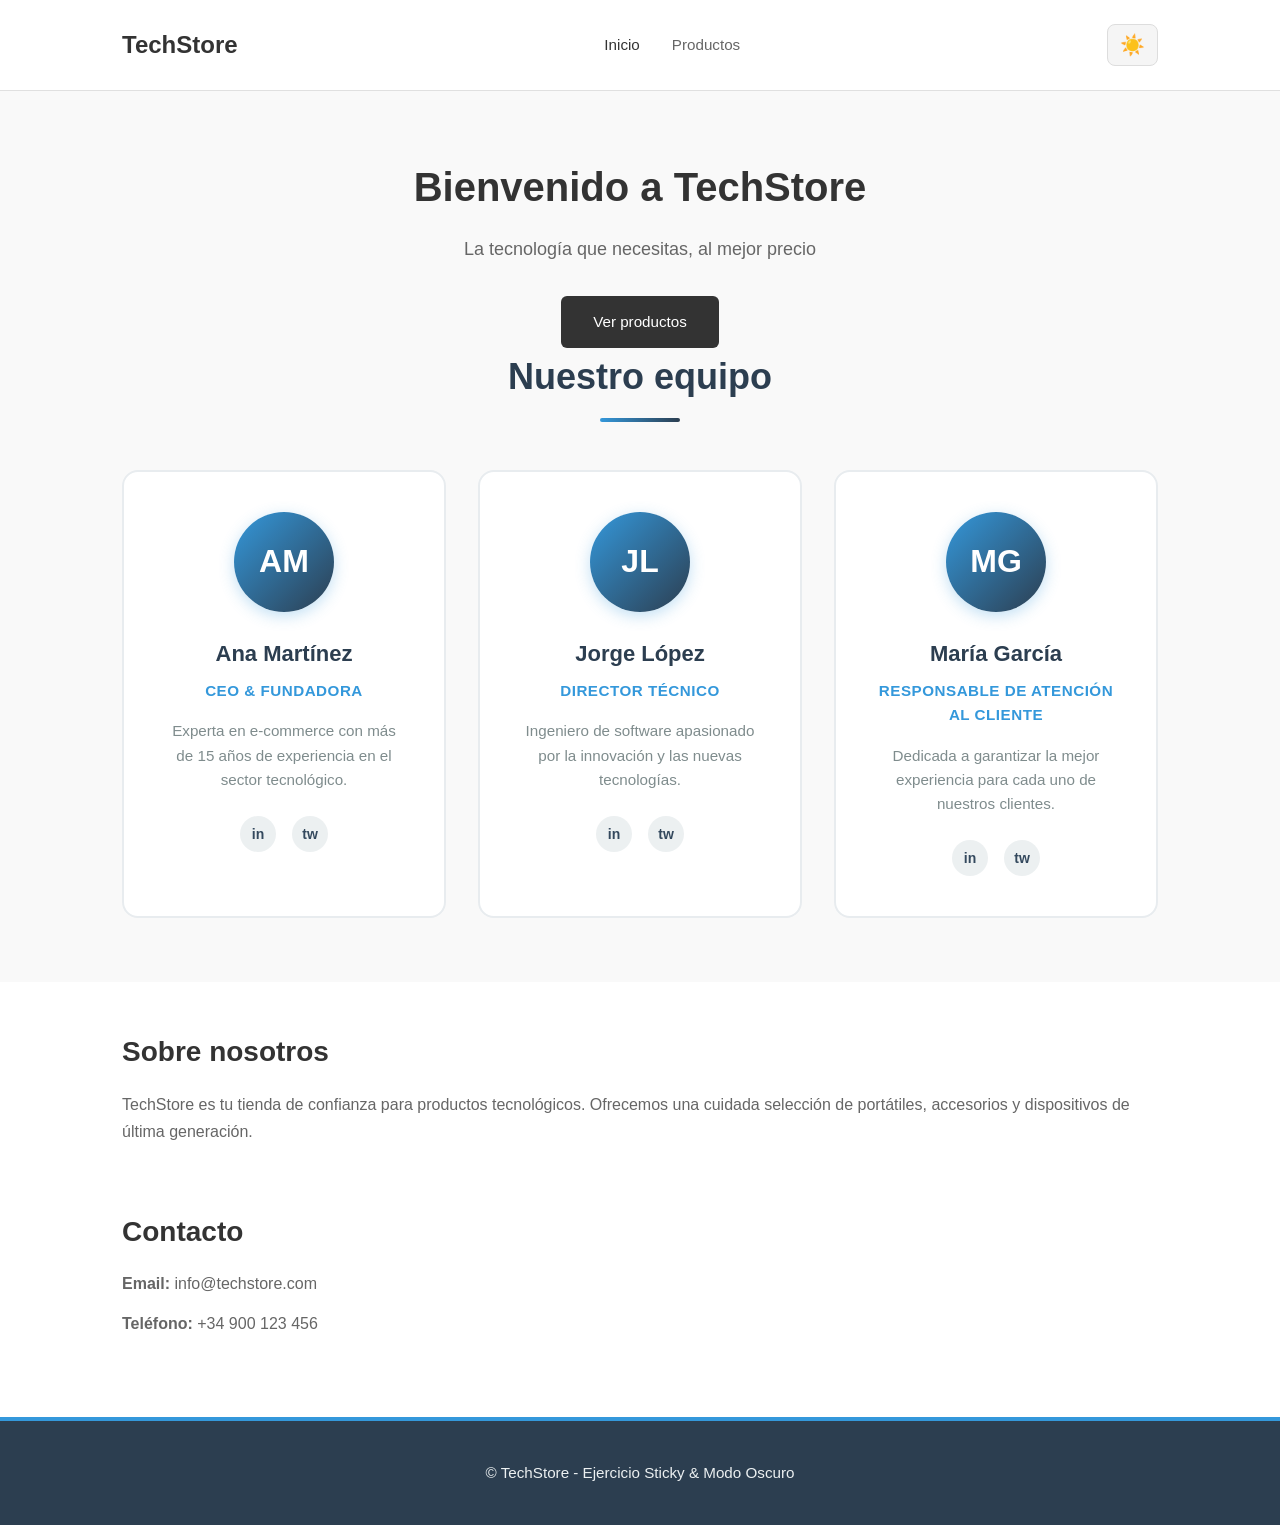
<file: index.html>
<!doctype html>
<html lang="es">
  <head>
    <meta charset="UTF-8" />
    <meta name="viewport" content="width=device-width, initial-scale=1.0" />
    <title>TechStore - Inicio</title>
    <link rel="stylesheet" href="./css/reset.css" />
    <link rel="stylesheet" href="./css/styles.css" />
  </head>
  <body>
    <!-- HEADER -->
    <header class="header-principal">
      <div class="container">
        <div class="header-content">
          <h1>TechStore</h1>
          <nav>
            <a href="./index.html" class="active">Inicio</a>
            <a href="./productos.html">Productos</a>
          </nav>
          <button id="btnModoOscuro" class="btn-modo">
            <span class="icono-sol">☀️</span>
            <span class="icono-luna">🌙</span>
          </button>
        </div>
      </div>
    </header>
    <main>
      <!-- HERO SECTION -->
      <section class="hero">
        <div class="container">
          <div class="hero-content">
            <h2>Bienvenido a TechStore</h2>
            <p>La tecnología que necesitas, al mejor precio</p>
            <a href="./productos.html" class="btn-hero">Ver productos</a>
          </div>
          <div class="section-header">
            <h3>Nuestro equipo</h3>
            <div class="section-line"></div>
          </div>
          <div class="equipo-flex">
            <div class="equipo-card">
              <div class="equipo-avatar">AM</div>
              <h4>Ana Martínez</h4>
              <p class="rol">CEO & Fundadora</p>
              <p>
                Experta en e-commerce con más de 15 años de experiencia en el
                sector tecnológico.
              </p>
              <div class="equipo-social">
                <span>in</span>
                <span>tw</span>
              </div>
            </div>
            <div class="equipo-card">
              <div class="equipo-avatar">JL</div>
              <h4>Jorge López</h4>
              <p class="rol">Director Técnico</p>
              <p>
                Ingeniero de software apasionado por la innovación y las nuevas
                tecnologías.
              </p>
              <div class="equipo-social">
                <span>in</span>
                <span>tw</span>
              </div>
            </div>
            <div class="equipo-card">
              <div class="equipo-avatar">MG</div>
              <h4>María García</h4>
              <p class="rol">Responsable de Atención al Cliente</p>
              <p>
                Dedicada a garantizar la mejor experiencia para cada uno de
                nuestros clientes.
              </p>
              <div class="equipo-social">
                <span>in</span>
                <span>tw</span>
              </div>
            </div>
          </div>
        </div>
      </section>

      <section class="info-section">
        <div class="container">
          <h3>Sobre nosotros</h3>
          <p>
            TechStore es tu tienda de confianza para productos tecnológicos.
            Ofrecemos una cuidada selección de portátiles, accesorios y
            dispositivos de última generación.
          </p>
        </div>
      </section>

      <section class="contacto-section">
        <div class="container">
          <h3>Contacto</h3>
          <p><strong>Email:</strong> info@techstore.com</p>
          <p><strong>Teléfono:</strong> +34 900 123 456</p>
        </div>
      </section>
    </main>

    <footer>
      <div class="container">
        <p>&copy; TechStore - Ejercicio Sticky & Modo Oscuro</p>
      </div>
    </footer>

    <script src="./js/script.js"></script>
  </body>
</html>
</file>
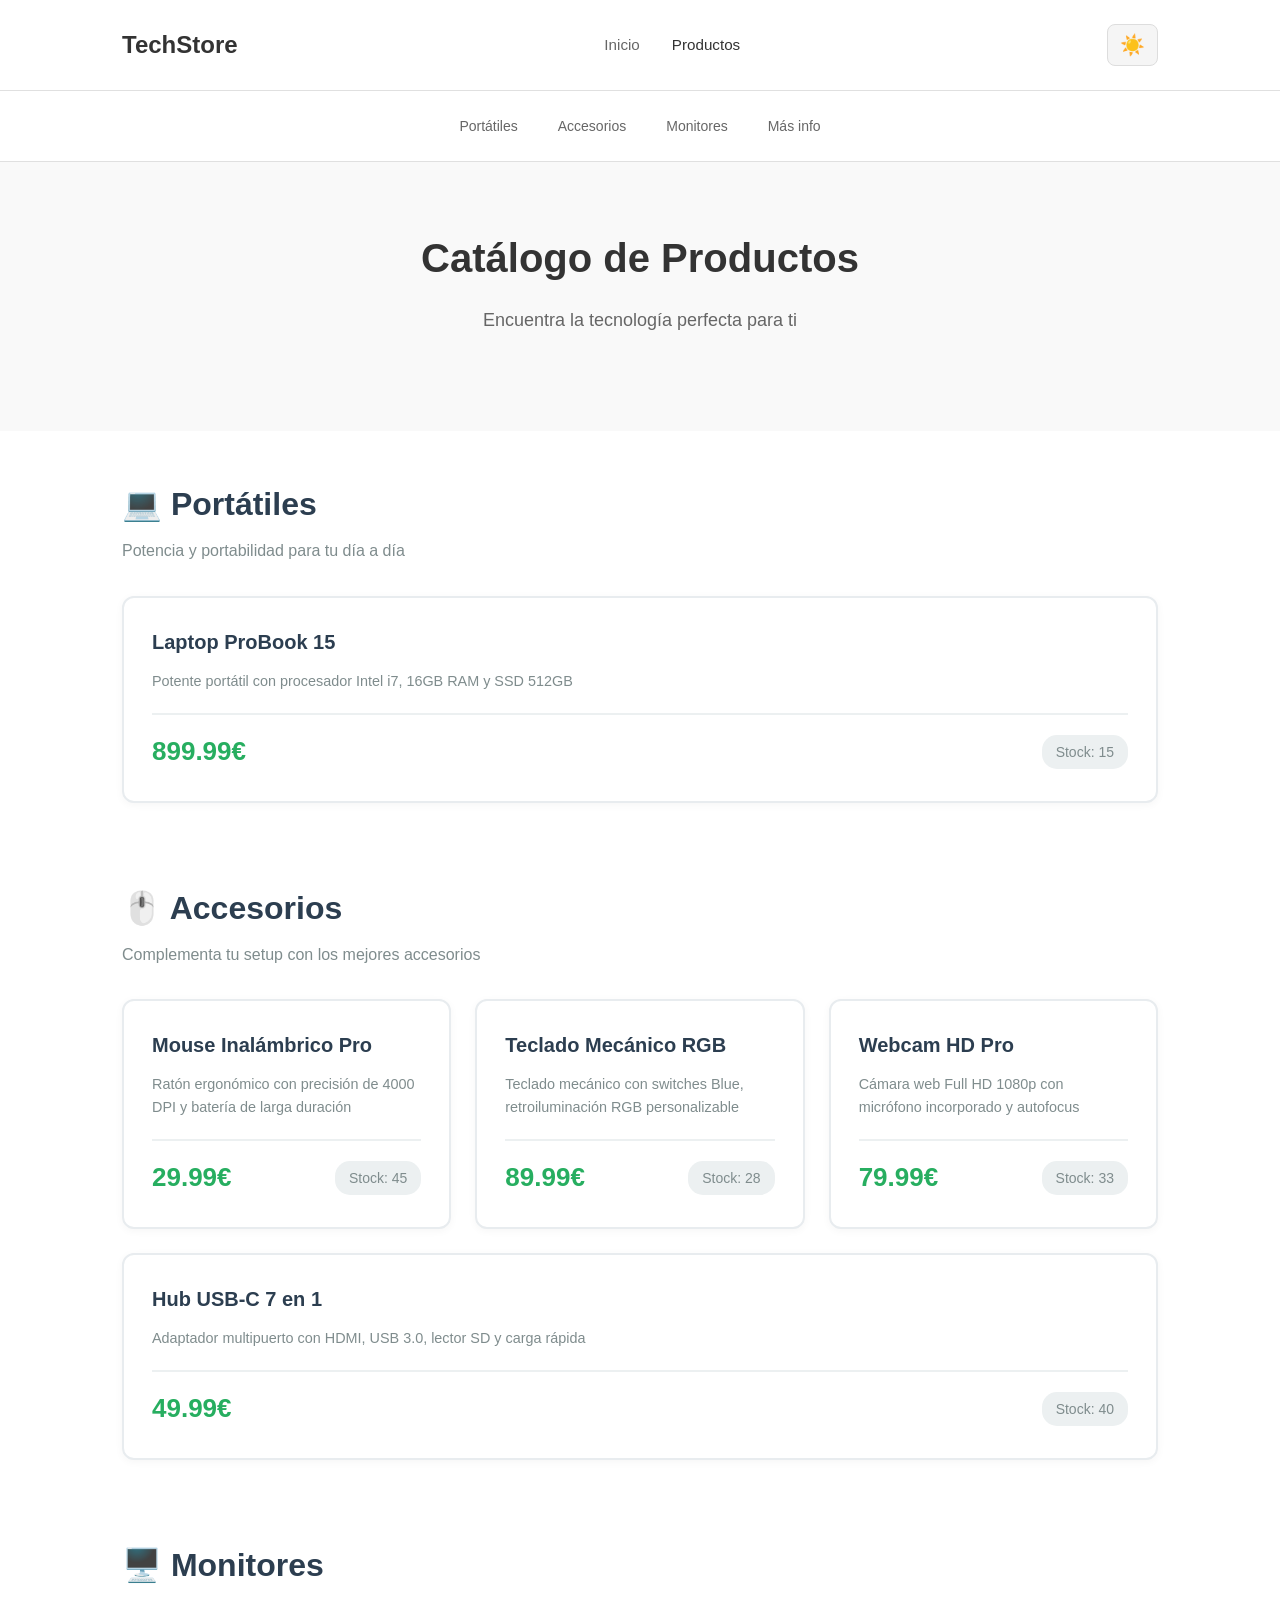
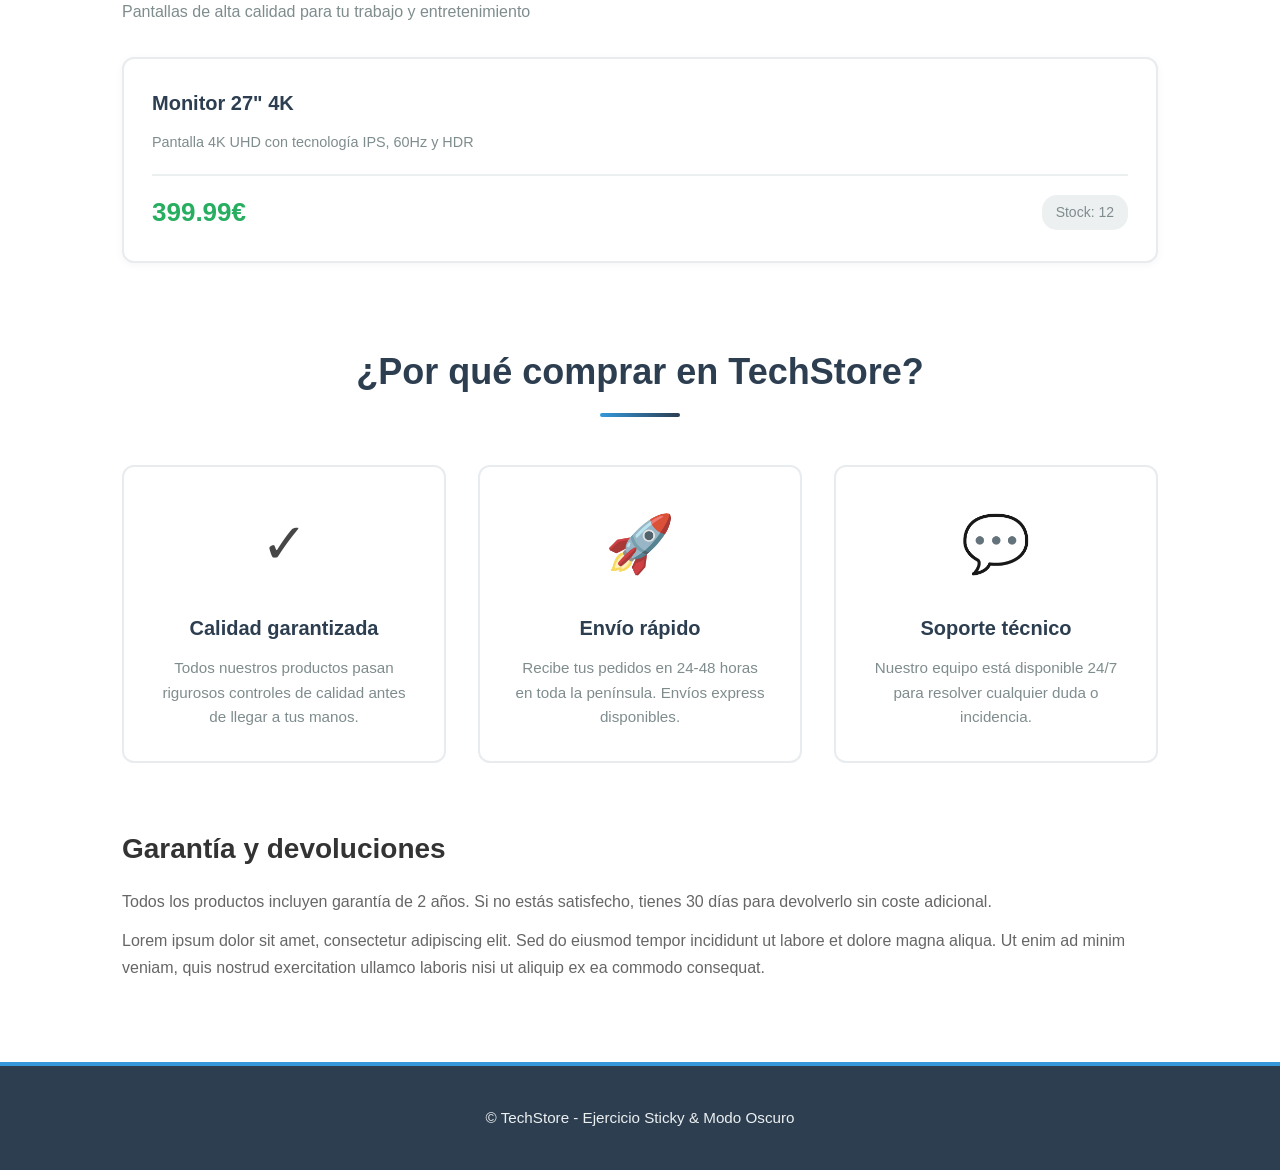
<file: productos.html>
<!doctype html>
<html lang="es">
  <head>
    <meta charset="UTF-8" />
    <meta name="viewport" content="width=device-width, initial-scale=1.0" />
    <title>Productos - TechStore</title>
    <link rel="stylesheet" href="./css/reset.css" />
    <link rel="stylesheet" href="./css/styles.css" />
  </head>
  <body>
    <!-- HEADER PRINCIPAL -->
    <header class="header-principal">
      <div class="container">
        <div class="header-content">
          <h1>TechStore</h1>
          <nav>
            <a href="./index.html">Inicio</a>
            <a href="./productos.html" class="active">Productos</a>
          </nav>
          <button id="btnModoOscuro" class="btn-modo">
            <span class="icono-sol">☀️</span>
            <span class="icono-luna">🌙</span>
          </button>
        </div>
      </div>
    </header>

    <!-- SUBMENÚ STICKY CON ANCLAS -->
    <nav class="submenu-sticky">
      <div class="container">
        <div class="submenu-content">
          <a href="#portatiles">Portátiles</a>
          <a href="#accesorios">Accesorios</a>
          <a href="#monitores">Monitores</a>
          <a href="#info">Más info</a>
        </div>
      </div>
    </nav>

    <!-- HERO SECTION -->
    <section class="hero">
      <div class="container">
        <div class="hero-content">
          <h2>Catálogo de Productos</h2>
          <p>Encuentra la tecnología perfecta para ti</p>
        </div>
      </div>
    </section>

    <!-- PRODUCTOS SECTION -->
    <main class="container">
      <!-- PORTÁTILES -->
      <section id="portatiles" class="productos-section">
        <div class="section-header-productos">
          <h3>💻 Portátiles</h3>
          <p>Potencia y portabilidad para tu día a día</p>
        </div>
        <div id="portatiles-container" class="productos-flex"></div>
      </section>

      <!-- ACCESORIOS -->
      <section id="accesorios" class="productos-section">
        <div class="section-header-productos">
          <h3>🖱️ Accesorios</h3>
          <p>Complementa tu setup con los mejores accesorios</p>
        </div>
        <div id="accesorios-container" class="productos-flex"></div>
      </section>

      <!-- MONITORES -->
      <section id="monitores" class="productos-section">
        <div class="section-header-productos">
          <h3>🖥️ Monitores</h3>
          <p>Pantallas de alta calidad para tu trabajo y entretenimiento</p>
        </div>
        <div id="monitores-container" class="productos-flex"></div>
      </section>

      <section class="beneficios-section">
        <div class="section-header">
          <h3>¿Por qué comprar en TechStore?</h3>
          <div class="section-line"></div>
        </div>
        <div class="caracteristicas">
          <div class="caracteristica-card">
            <div class="caracteristica-icon-large">✓</div>
            <h4>Calidad garantizada</h4>
            <p>
              Todos nuestros productos pasan rigurosos controles de calidad
              antes de llegar a tus manos.
            </p>
          </div>
          <div class="caracteristica-card">
            <div class="caracteristica-icon-large">🚀</div>
            <h4>Envío rápido</h4>
            <p>
              Recibe tus pedidos en 24-48 horas en toda la península. Envíos
              express disponibles.
            </p>
          </div>
          <div class="caracteristica-card">
            <div class="caracteristica-icon-large">💬</div>
            <h4>Soporte técnico</h4>
            <p>
              Nuestro equipo está disponible 24/7 para resolver cualquier duda o
              incidencia.
            </p>
          </div>
        </div>
      </section>
      <section class="info-section">
        <h3>Garantía y devoluciones</h3>
        <p>
          Todos los productos incluyen garantía de 2 años. Si no estás
          satisfecho, tienes 30 días para devolverlo sin coste adicional.
        </p>
        <p>
          Lorem ipsum dolor sit amet, consectetur adipiscing elit. Sed do
          eiusmod tempor incididunt ut labore et dolore magna aliqua. Ut enim ad
          minim veniam, quis nostrud exercitation ullamco laboris nisi ut
          aliquip ex ea commodo consequat.
        </p>
      </section>
    </main>

    <footer>
      <div class="container">
        <p>&copy; TechStore - Ejercicio Sticky & Modo Oscuro</p>
      </div>
    </footer>

    <script src="./js/data.js"></script>
    <script src="./js/script.js"></script>
  </body>
</html>
</file>
<file: css/styles.css>
:root {
  /* COLORES TEMA CLARO */
  --color-bg-primary: #ffffff;
  --color-bg-secondary: #f9f9f9;
  --color-bg-tertiary: #f5f5f5;
  --color-text-dark: #333;
  --color-text-medium: #666;
  --color-text-light: #999;
  --color-border-light: #e0e0e0;
  --color-border-lighter: #f0f0f0;
  --color-border-subtle: #e8ecef;
  --color-primary: #3498db;
  --color-primary-dark: #2980b9;
  --color-success: #27ae60;
  --color-success-light: #2ecc71;
  --color-text-primary: #2c3e50;
  --color-text-secondary: #7f8c8d;
  --color-text-light-subtle: #34495e;
  --color-bg-light: #ecf0f1;

  /* COLORES TEMA OSCURO */
  --color-dark-bg-primary: #0f0f0f;
  --color-dark-bg-secondary: #1a1a1a;
  --color-dark-bg-tertiary: #252525;
  --color-dark-text-primary: #e0e0e0;
  --color-dark-text-secondary: #999;
  --color-dark-text-tertiary: #95a5a6;
  --color-dark-border: #333;
  --color-dark-border-subtle: #2d2d2d;
  --color-dark-text-light: #fff;
  --color-dark-bg-input: #2a2a2a;
  --color-dark-border-btn: #3a3a3a;
}

* {
  margin: 0;
  padding: 0;
  box-sizing: border-box;
}

html {
  scroll-behavior: smooth;
}

body {
  font-family:
    -apple-system, BlinkMacSystemFont, "Segoe UI", Roboto, "Helvetica Neue",
    sans-serif;
  background-color: var(--color-bg-primary);
  color: var(--color-text-dark);
  line-height: 1.6;
  transition:
    background-color 0.3s ease,
    color 0.3s ease;
}

.container {
  max-width: 1100px;
  margin: 0 auto;
  padding: 0 2rem;
}

/* ============ HEADER PRINCIPAL ============ */
.header-principal {
  background-color: #fff;
  border-bottom: 1px solid #e0e0e0;
  z-index: 1000;
}

.header-content {
  display: flex;
  justify-content: space-between;
  align-items: center;
  padding: 1.5rem 0;
}

.header-principal h1 {
  font-size: 1.5rem;
  font-weight: 600;
  color: #333;
}

/* NAVEGACIÓN */
nav {
  display: flex;
  gap: 2rem;
}

nav a {
  text-decoration: none;
  color: #666;
  font-weight: 400;
  font-size: 0.95rem;
  transition: color 0.2s ease;
}

nav a:hover {
  color: #333;
}

nav a.active {
  color: #333;
  font-weight: 500;
}

/* BOTÓN MODO OSCURO */
.btn-modo {
  background-color: #f5f5f5;
  border: 1px solid #ddd;
  border-radius: 8px;
  padding: 0.5rem 0.75rem;
  cursor: pointer;
  font-size: 1.25rem;
  transition: background-color 0.2s ease;
}

.btn-modo:hover {
  background-color: #e8e8e8;
}

.icono-luna {
  display: none;
}

body.modo-oscuro .icono-sol {
  display: none;
}

body.modo-oscuro .icono-luna {
  display: inline;
}

/* ============ SUBMENÚ STICKY CON ANCLAS ============ */
.submenu-sticky {
  position: sticky;
  top: 0;
  background-color: #fff;
  border-bottom: 1px solid #e0e0e0;
  z-index: 999;
}
.submenu-sticky.scrolled {
  box-shadow: 0 2px 8px rgba(0, 0, 0, 0.12);
}

.submenu-content {
  display: flex;
  justify-content: center;
  gap: 0.5rem;
  padding: 1rem 0;
  flex-wrap: wrap;
}

.submenu-sticky a {
  text-decoration: none;
  color: #666;
  font-size: 0.875rem;
  padding: 0.5rem 1rem;
  transition: color 0.2s ease;
}

.submenu-sticky a:hover {
  color: #333;
}

body.modo-oscuro .submenu-sticky {
  background-color: #1a1a1a;
  border-bottom-color: #333;
}

body.modo-oscuro .submenu-sticky a {
  color: #999;
}

body.modo-oscuro .submenu-sticky a:hover {
  color: #fff;
}

/* ============ MODO OSCURO ============ */
body.modo-oscuro {
  background-color: #0f0f0f;
  color: #e0e0e0;
}

body.modo-oscuro .header-principal {
  background-color: #1a1a1a;
  border-bottom-color: #333;
}

body.modo-oscuro .header-principal h1 {
  color: #fff;
}

body.modo-oscuro nav a {
  color: #999;
}

body.modo-oscuro nav a:hover,
body.modo-oscuro nav a.active {
  color: #fff;
}

body.modo-oscuro .btn-modo {
  background-color: #2a2a2a;
  border-color: #3a3a3a;
}

/* ============ HERO SECTION ============ */
.hero {
  background-color: #f9f9f9;
  padding: 4rem 0;
  margin-bottom: 3rem;
  text-align: center;
}

.hero-content h2 {
  font-size: 2.5rem;
  margin-bottom: 1rem;
  font-weight: 600;
  color: #333;
}

.hero-content p {
  font-size: 1.125rem;
  color: #666;
  margin-bottom: 2rem;
}

.btn-hero {
  display: inline-block;
  background-color: #333;
  color: #fff;
  padding: 0.875rem 2rem;
  border-radius: 6px;
  text-decoration: none;
  font-weight: 500;
  font-size: 0.95rem;
  transition: background-color 0.2s ease;
}

.btn-hero:hover {
  background-color: #555;
}

body.modo-oscuro .hero {
  background-color: #1a1a1a;
}

body.modo-oscuro .hero-content h2 {
  color: #fff;
}

body.modo-oscuro .hero-content p {
  color: #999;
}

body.modo-oscuro .btn-hero {
  background-color: #fff;
  color: #000;
}

body.modo-oscuro .btn-hero:hover {
  background-color: #e0e0e0;
}

/* ============ SECCIONES ============ */
.info-section,
.contacto-section {
  margin-bottom: 3rem;
}

.info-section h3,
.contacto-section h3 {
  font-size: 1.75rem;
  margin-bottom: 1rem;
  font-weight: 600;
  color: #333;
}

.info-section p,
.contacto-section p {
  color: #666;
  line-height: 1.7;
  margin-bottom: 0.75rem;
}

body.modo-oscuro .info-section h3,
body.modo-oscuro .contacto-section h3 {
  color: #fff;
}

body.modo-oscuro .info-section p,
body.modo-oscuro .contacto-section p {
  color: #999;
}

/* ============ PRODUCTOS ============ */
.productos-section {
  margin-bottom: 4rem;
  scroll-margin-top: 100px;
}

.section-header-productos h3 {
  font-size: 1.75rem;
  margin-bottom: 1.5rem;
  font-weight: 600;
  color: #333;
}

.productos-flex {
  display: flex;
  flex-wrap: wrap;
  gap: 1.25rem;
}

.producto-card {
  background-color: #fff;
  border: 1px solid #e0e0e0;
  border-radius: 8px;
  padding: 1.5rem;
  transition: all 0.2s ease;
  flex: 1 1 calc(33.333% - 1rem);
  min-width: 280px;
}

.producto-card:hover {
  box-shadow: 0 4px 12px rgba(0, 0, 0, 0.08);
  transform: translateY(-2px);
}

.producto-card h4 {
  font-size: 1.125rem;
  margin-bottom: 0.625rem;
  font-weight: 500;
  color: #333;
}

.producto-descripcion {
  color: #666;
  font-size: 0.875rem;
  margin-bottom: 1rem;
  line-height: 1.5;
}

.producto-footer {
  display: flex;
  justify-content: space-between;
  align-items: center;
  padding-top: 1rem;
  border-top: 2px solid var(--color-bg-light);
}

.producto-precio {
  font-size: 1.625rem;
  font-weight: 700;
  color: var(--color-success);
}

.producto-stock {
  font-size: 0.875rem;
  color: var(--color-text-secondary);
  background-color: var(--color-bg-light);
  padding: 0.375rem 0.875rem;
  border-radius: 15px;
  font-weight: 500;
}

.mensaje-vacio {
  text-align: center;
  color: var(--color-dark-text-tertiary);
  font-style: italic;
  padding: 3rem;
  font-size: 1.05rem;
}

body.modo-oscuro .section-header-productos h3 {
  color: var(--color-dark-text-light);
}

body.modo-oscuro .section-header-productos p {
  color: var(--color-dark-text-tertiary);
}

body.modo-oscuro .producto-card {
  background-color: var(--color-dark-bg-secondary);
  border-color: var(--color-dark-border-subtle);
}

body.modo-oscuro .producto-card h4 {
  color: var(--color-dark-text-light);
}

body.modo-oscuro .producto-descripcion {
  color: var(--color-dark-text-tertiary);
}

body.modo-oscuro .producto-footer {
  border-top-color: var(--color-dark-border-subtle);
}

body.modo-oscuro .producto-precio {
  color: var(--color-success-light);
}

body.modo-oscuro .producto-stock {
  background-color: var(--color-dark-border-subtle);
  color: var(--color-dark-text-tertiary);
}

/* ============ FOOTER ============ */
footer {
  background-color: #f9f9f9;
  color: #666;
  padding: 2rem 0;
  text-align: center;
  margin-top: 4rem;
  border-top: 1px solid #e0e0e0;
}

footer p {
  margin: 0;
  font-size: 0.875rem;
}

body.modo-oscuro footer {
  background-color: #1a1a1a;
  border-top-color: #333;
  color: #999;
}

/* ============ RESPONSIVE ============ */
@media (max-width: 768px) {
  .container {
    padding: 0 1rem;
  }

  .header-content {
    flex-direction: column;
    gap: 1rem;
  }

  nav {
    gap: 1rem;
  }

  .hero-content h2 {
    font-size: 2rem;
  }

  .hero-content p {
    font-size: 1rem;
  }

  .productos-flex,
  .producto-card {
    flex: 1 1 100%;
  }

  .submenu-content {
    gap: 0.25rem;
  }

  .submenu-sticky a {
    padding: 0.5rem 0.75rem;
    font-size: 0.8125rem;
  }
}

@media (max-width: 480px) {
  .header-principal h1 {
    font-size: 1.25rem;
  }

  nav {
    flex-direction: column;
    gap: 0.5rem;
  }

  .hero {
    padding: 3rem 0;
  }

  .hero-content h2 {
    font-size: 1.75rem;
  }
}
/* ============ SECCIÓN ENCABEZADO ============ */
.section-header {
  text-align: center;
  margin-bottom: 3rem;
}

.section-header h3 {
  font-size: 2.25rem;
  color: var(--color-text-primary);
  margin-bottom: 0.75rem;
  font-weight: 700;
}

.section-line {
  width: 80px;
  height: 4px;
  background: linear-gradient(
    to right,
    var(--color-primary),
    var(--color-text-primary)
  );
  margin: 0 auto;
  border-radius: 2px;
}

body.modo-oscuro .section-header h3 {
  color: var(--color-bg-light);
}

.section-header-productos {
  margin-bottom: 2rem;
}

.section-header-productos h3 {
  font-size: 2rem;
  color: #2c3e50;
  margin-bottom: 0.5rem;
  font-weight: 700;
}

.section-header-productos p {
  color: #7f8c8d;
  font-size: 1rem;
}

body.modo-oscuro .section-header-productos h3 {
  color: #ecf0f1;
}

body.modo-oscuro .section-header-productos p {
  color: #95a5a6;
}

/* ============ INFO SECTION CON IMAGEN ============ */
.info-section {
  margin-bottom: 4rem;
}

.info-content {
  display: flex;
  gap: 3rem;
  align-items: center;
  flex-wrap: wrap;
}

.info-text {
  flex: 1 1 500px;
}

.info-text p {
  font-size: 1.05rem;
  color: var(--color-text-light-subtle);
  margin-bottom: 1rem;
  line-height: 1.8;
}

.info-imagen {
  flex: 1 1 300px;
}

.imagen-placeholder {
  background: linear-gradient(
    135deg,
    var(--color-primary) 0%,
    var(--color-text-primary) 100%
  );
  border-radius: 12px;
  aspect-ratio: 1;
  display: flex;
  align-items: center;
  justify-content: center;
  font-size: 6rem;
  box-shadow: 0 8px 20px rgba(52, 152, 219, 0.3);
}

body.modo-oscuro .info-text p {
  color: var(--color-dark-text-tertiary);
}

body.modo-oscuro .imagen-placeholder {
  background: linear-gradient(
    135deg,
    var(--color-primary-dark) 0%,
    #1a252f 100%
  );
}

/* ============ EQUIPO CON SOCIAL ============ */
.equipo-section {
  margin-bottom: 4rem;
}

.equipo-flex {
  display: flex;
  flex-wrap: wrap;
  gap: 2rem;
  justify-content: center;
}

.equipo-card {
  background-color: var(--color-bg-primary);
  border: 2px solid var(--color-border-subtle);
  border-radius: 16px;
  padding: 2.5rem;
  flex: 1 1 300px;
  max-width: 340px;
  text-align: center;
  transition: all 0.3s ease;
}

.equipo-card:hover {
  transform: translateY(-8px);
  box-shadow: 0 12px 30px rgba(52, 152, 219, 0.15);
  border-color: var(--color-primary);
}

.equipo-avatar {
  width: 100px;
  height: 100px;
  border-radius: 50%;
  background: linear-gradient(
    135deg,
    var(--color-primary) 0%,
    var(--color-text-primary) 100%
  );
  color: white;
  display: flex;
  align-items: center;
  justify-content: center;
  font-size: 2rem;
  font-weight: 700;
  margin: 0 auto 1.5rem;
  box-shadow: 0 4px 15px rgba(52, 152, 219, 0.3);
}

.equipo-card h4 {
  font-size: 1.375rem;
  margin-bottom: 0.5rem;
  color: var(--color-text-primary);
  font-weight: 700;
}

.equipo-card .rol {
  color: var(--color-primary);
  font-size: 0.95rem;
  font-weight: 600;
  margin-bottom: 1rem;
  text-transform: uppercase;
  letter-spacing: 0.5px;
}

.equipo-card p {
  color: var(--color-text-secondary);
  font-size: 0.95rem;
  margin-bottom: 1.5rem;
}

.equipo-social {
  display: flex;
  justify-content: center;
  gap: 1rem;
}

.equipo-social span {
  background-color: var(--color-bg-light);
  color: var(--color-text-light-subtle);
  width: 36px;
  height: 36px;
  border-radius: 50%;
  display: flex;
  align-items: center;
  justify-content: center;
  font-size: 0.875rem;
  font-weight: 600;
  cursor: pointer;
  transition: all 0.2s ease;
}

.equipo-social span:hover {
  background-color: var(--color-primary);
  color: var(--color-bg-primary);
  transform: scale(1.1);
}

body.modo-oscuro .equipo-card {
  background-color: var(--color-dark-bg-secondary);
  border-color: var(--color-dark-border-subtle);
}

body.modo-oscuro .equipo-avatar {
  background: linear-gradient(
    135deg,
    var(--color-primary-dark) 0%,
    #1a252f 100%
  );
}

body.modo-oscuro .equipo-card h4 {
  color: var(--color-bg-light);
}

body.modo-oscuro .equipo-card p {
  color: var(--color-dark-text-tertiary);
}

body.modo-oscuro .equipo-social span {
  background-color: var(--color-dark-border-subtle);
  color: #b0b0b0;
}

/* ============ VALORES CON ICONOS ============ */
.valores-section {
  margin-bottom: 4rem;
}

.caracteristicas {
  display: flex;
  flex-wrap: wrap;
  gap: 2rem;
}

.caracteristica-card {
  background-color: var(--color-bg-primary);
  border: 2px solid var(--color-border-subtle);
  border-radius: 12px;
  padding: 2rem;
  flex: 1 1 calc(33.333% - 1.5rem);
  min-width: 250px;
  text-align: center;
  transition: all 0.3s ease;
}

.caracteristica-card:hover {
  transform: translateY(-4px);
  box-shadow: 0 8px 20px rgba(52, 152, 219, 0.12);
}

.caracteristica-icon {
  font-size: 2rem;
  color: var(--color-primary);
  margin-bottom: 1rem;
}

.caracteristica-icon-large {
  font-size: 3.5rem;
  margin-bottom: 1.5rem;
  opacity: 0.9;
}

.caracteristica-card h4 {
  font-size: 1.25rem;
  margin-bottom: 0.75rem;
  color: var(--color-text-primary);
  font-weight: 700;
}

.caracteristica-card p {
  color: var(--color-text-secondary);
  font-size: 0.95rem;
}

body.modo-oscuro .caracteristica-card {
  background-color: var(--color-dark-bg-secondary);
  border-color: var(--color-dark-border-subtle);
}

body.modo-oscuro .caracteristica-card h4 {
  color: var(--color-bg-light);
}

body.modo-oscuro .caracteristica-card p {
  color: var(--color-dark-text-tertiary);
}

/* ============ CONTACTO ============ */
.contacto-section {
  margin-bottom: 4rem;
}

.contacto-card {
  background: linear-gradient(135deg, var(--color-bg-primary) 0%, #f8f9fa 100%);
  border: 2px solid var(--color-border-subtle);
  border-radius: 16px;
  padding: 3rem;
  box-shadow: 0 4px 15px rgba(0, 0, 0, 0.05);
}

.contacto-card p {
  font-size: 1.05rem;
  color: var(--color-text-light-subtle);
  margin-bottom: 2rem;
}

.contacto-info {
  display: flex;
  flex-direction: column;
  gap: 1.5rem;
}

.contacto-item {
  display: flex;
  align-items: center;
  gap: 1.5rem;
  padding: 1.25rem;
  background-color: var(--color-bg-primary);
  border-radius: 10px;
  border: 1px solid var(--color-border-subtle);
  transition: all 0.2s ease;
}

.contacto-item:hover {
  border-color: var(--color-primary);
  transform: translateX(5px);
}

.contacto-icon {
  font-size: 2rem;
  min-width: 50px;
  text-align: center;
}

.contacto-item strong {
  display: block;
  color: var(--color-text-primary);
  font-size: 1rem;
  margin-bottom: 0.25rem;
}

.contacto-item p {
  margin: 0;
  color: var(--color-text-secondary);
  font-size: 0.95rem;
}

body.modo-oscuro .contacto-card {
  background: linear-gradient(
    135deg,
    var(--color-dark-bg-secondary) 0%,
    var(--color-dark-bg-tertiary) 100%
  );
  border-color: var(--color-dark-border-subtle);
}

body.modo-oscuro .contacto-card > p {
  color: var(--color-dark-text-tertiary);
}

body.modo-oscuro .contacto-item {
  background-color: var(--color-dark-bg-primary);
  border-color: var(--color-dark-border-subtle);
}

body.modo-oscuro .contacto-item strong {
  color: var(--color-bg-light);
}

body.modo-oscuro .contacto-item p {
  color: var(--color-dark-text-tertiary);
}

/* ============ PRODUCTOS CON FLEXBOX ============ */
.productos-section {
  margin-bottom: 5rem;
  scroll-margin-top: 120px;
}

.productos-flex {
  display: flex;
  flex-wrap: wrap;
  gap: 1.5rem;
}

.producto-card {
  background-color: #ffffff;
  border: 2px solid #e8ecef;
  border-radius: 12px;
  padding: 1.75rem;
  transition: all 0.3s ease;
  flex: 1 1 calc(33.333% - 1rem);
  min-width: 280px;
  box-shadow: 0 2px 8px rgba(0, 0, 0, 0.04);
  position: relative;
  overflow: hidden;
}

.producto-card::before {
  content: "";
  position: absolute;
  top: 0;
  left: 0;
  right: 0;
  height: 3px;
  background: linear-gradient(to right, #3498db, #27ae60);
  transform: scaleX(0);
  transition: transform 0.3s ease;
}

.producto-card:hover::before {
  transform: scaleX(1);
}

.producto-card:hover {
  transform: translateY(-6px);
  box-shadow: 0 12px 25px rgba(52, 152, 219, 0.15);
  border-color: #3498db;
}

.producto-card h4 {
  font-size: 1.25rem;
  margin-bottom: 0.75rem;
  font-weight: 600;
  color: var(--color-text-primary);
}

.producto-descripcion {
  color: var(--color-text-secondary);
  font-size: 0.9rem;
  margin-bottom: 1.25rem;
  line-height: 1.6;
}

.producto-footer {
  display: flex;
  justify-content: space-between;
  align-items: center;
  padding-top: 1rem;
  border-top: 2px solid var(--color-bg-light);
}

.producto-precio {
  font-size: 1.625rem;
  font-weight: 700;
  color: var(--color-success);
}

.producto-stock {
  font-size: 0.875rem;
  color: var(--color-text-secondary);
  background-color: var(--color-bg-light);
  padding: 0.375rem 0.875rem;
  border-radius: 15px;
  font-weight: 500;
}

.mensaje-vacio {
  text-align: center;
  color: var(--color-dark-text-tertiary);
  font-style: italic;
  padding: 3rem;
  font-size: 1.05rem;
}

body.modo-oscuro .producto-card {
  background-color: var(--color-dark-bg-secondary);
  border-color: var(--color-dark-border-subtle);
}

body.modo-oscuro .producto-card h4 {
  color: var(--color-bg-light);
}

body.modo-oscuro .producto-descripcion {
  color: var(--color-dark-text-tertiary);
}

body.modo-oscuro .producto-footer {
  border-top-color: var(--color-dark-border-subtle);
}

body.modo-oscuro .producto-precio {
  color: var(--color-success-light);
}

body.modo-oscuro .producto-stock {
  background-color: var(--color-dark-border-subtle);
  color: var(--color-dark-text-tertiary);
}

/* ============ BENEFICIOS SECTION ============ */
.beneficios-section {
  margin-top: 4rem;
  margin-bottom: 4rem;
}

/* ============ FOOTER ============ */
footer {
  background-color: var(--color-text-primary);
  color: var(--color-bg-light);
  padding: 2.5rem 0;
  text-align: center;
  margin-top: 5rem;
  border-top: 4px solid var(--color-primary);
}

footer p {
  margin: 0;
  font-size: 0.95rem;
}

body.modo-oscuro footer {
  background-color: var(--color-dark-bg-primary);
  border-top-color: var(--color-primary-dark);
}

/* ============ RESPONSIVE ============ */
@media (max-width: 768px) {
  .container {
    padding: 0 1rem;
  }

  .header-content {
    flex-direction: column;
    gap: 1rem;
    padding: 1rem 0;
  }

  nav {
    gap: 1rem;
  }

  .hero h2 {
    font-size: 2rem;
  }

  .hero p {
    font-size: 1rem;
  }

  .hero-stats {
    gap: 2rem;
  }

  .stat-number {
    font-size: 2rem;
  }

  .section-header h3 {
    font-size: 1.75rem;
  }

  .destacado-grid,
  .caracteristicas,
  .equipo-flex,
  .productos-flex {
    gap: 1rem;
  }

  .producto-card,
  .caracteristica-card,
  .destacado-card {
    flex: 1 1 100%;
  }

  .info-content {
    flex-direction: column;
  }

  .submenu-content {
    gap: 0.25rem;
  }

  .submenu-sticky a {
    padding: 0.5rem 1rem;
    font-size: 0.8rem;
  }
}

@media (max-width: 480px) {
  .header-principal h1 {
    font-size: 1.375rem;
  }

  nav {
    flex-direction: column;
    gap: 0.5rem;
    text-align: center;
  }

  .hero {
    padding: 3rem 0;
  }

  .hero h2 {
    font-size: 1.75rem;
  }

  .section-header h3 {
    font-size: 1.5rem;
  }

  .equipo-avatar {
    width: 80px;
    height: 80px;
    font-size: 1.75rem;
  }
}
</file>
